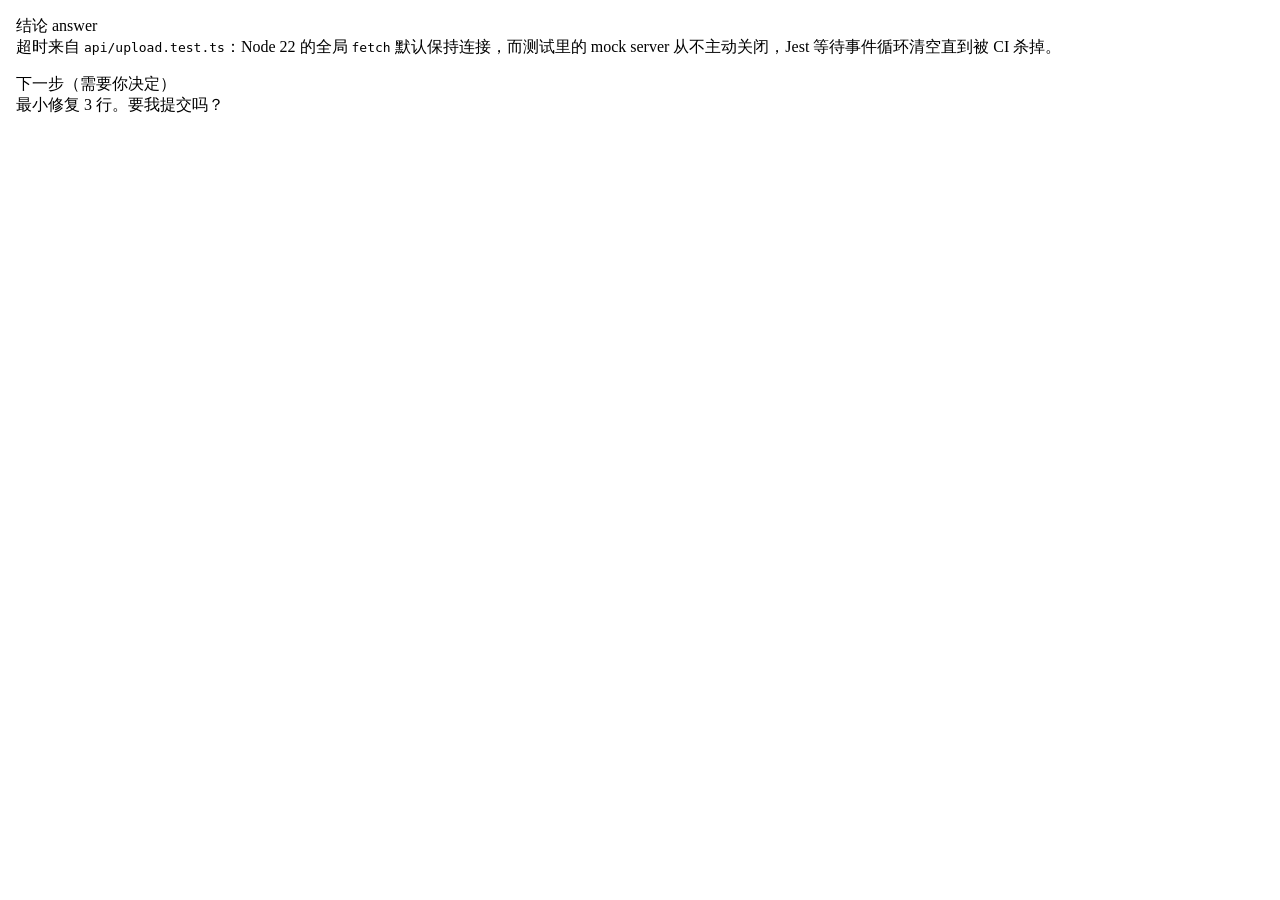
<file: agent-chat-readability/design-system/project/components/AnswerBlock/preview.html>
<!-- @dsCard group="消息块" height=200 subtitle="结论框：每条消息最多一个" -->
<!doctype html><html><head><meta charset="utf-8"><style>body{margin:0;padding:16px;background:var(--bg);color:var(--text);font-family:var(--font-sans);font-size:var(--fs-md);font-weight:var(--fw-body);line-height:var(--lh-body)}</style></head><body><svg width="0" height="0" style="position:absolute" aria-hidden="true"><defs><symbol id="i-pending" viewBox="0 0 12 12"><circle cx="6" cy="6" r="4.5" fill="none" stroke="currentColor" stroke-width="1.5"/></symbol><symbol id="i-running" viewBox="0 0 12 12"><circle cx="6" cy="6" r="4.5" fill="none" stroke="currentColor" stroke-width="1.5" opacity=".25"/><path d="M6 1.5a4.5 4.5 0 0 1 4.5 4.5" fill="none" stroke="currentColor" stroke-width="1.8" stroke-linecap="round"/></symbol><symbol id="i-done" viewBox="0 0 12 12"><circle cx="6" cy="6" r="5" fill="currentColor"/><path d="M3.6 6.2l1.7 1.6 3.2-3.4" fill="none" style="stroke:var(--bg)" stroke-width="1.5" stroke-linecap="round" stroke-linejoin="round"/></symbol><symbol id="i-failed" viewBox="0 0 12 12"><circle cx="6" cy="6" r="5" fill="currentColor"/><path d="M4 4l4 4M8 4l-4 4" style="stroke:var(--bg)" stroke-width="1.5" stroke-linecap="round"/></symbol><symbol id="i-waiting" viewBox="0 0 12 12"><circle cx="6" cy="6" r="4.5" fill="none" stroke="currentColor" stroke-width="1.5"/><path d="M6 3.3V6l1.9 1.3" fill="none" stroke="currentColor" stroke-width="1.5" stroke-linecap="round"/></symbol><symbol id="i-skipped" viewBox="0 0 12 12"><circle cx="6" cy="6" r="4.5" fill="none" stroke="currentColor" stroke-width="1.5"/><path d="M3.5 6h5" stroke="currentColor" stroke-width="1.5" stroke-linecap="round"/></symbol><symbol id="i-chev" viewBox="0 0 12 12"><path d="M4 2.5L7.5 6 4 9.5" fill="none" stroke="currentColor" stroke-width="1.5" stroke-linecap="round" stroke-linejoin="round"/></symbol><symbol id="i-info" viewBox="0 0 18 18"><circle cx="9" cy="9" r="7" fill="none" stroke="currentColor" stroke-width="1.5"/><path d="M9 8v4.5M9 5.5v.5" stroke="currentColor" stroke-width="1.6" stroke-linecap="round"/></symbol><symbol id="i-warn" viewBox="0 0 18 18"><path d="M9 2.5l7 12.5H2z" fill="none" stroke="currentColor" stroke-width="1.5" stroke-linejoin="round"/><path d="M9 7v3.5M9 13v.5" stroke="currentColor" stroke-width="1.6" stroke-linecap="round"/></symbol><symbol id="i-err" viewBox="0 0 18 18"><rect x="2.5" y="2.5" width="13" height="13" rx="3" fill="none" stroke="currentColor" stroke-width="1.5"/><path d="M6.5 6.5l5 5M11.5 6.5l-5 5" stroke="currentColor" stroke-width="1.6" stroke-linecap="round"/></symbol><symbol id="i-ok" viewBox="0 0 18 18"><circle cx="9" cy="9" r="7" fill="none" stroke="currentColor" stroke-width="1.5"/><path d="M5.8 9.3l2.3 2.2 4.2-4.6" fill="none" stroke="currentColor" stroke-width="1.6" stroke-linecap="round" stroke-linejoin="round"/></symbol></defs></svg>
<div class="prose" style="max-width:var(--measure)">
  <div class="answer"><div class="k">结论 <span class="px">answer</span></div>超时来自 <code>api/upload.test.ts</code>：Node 22 的全局 <code>fetch</code> 默认保持连接，而测试里的 mock server 从不主动关闭，Jest 等待事件循环清空直到被 CI 杀掉。</div>
  <div class="next" style="margin-top:16px"><div class="k">下一步（需要你决定）</div>最小修复 3 行。要我提交吗？</div>
</div>
</body></html>
</file>
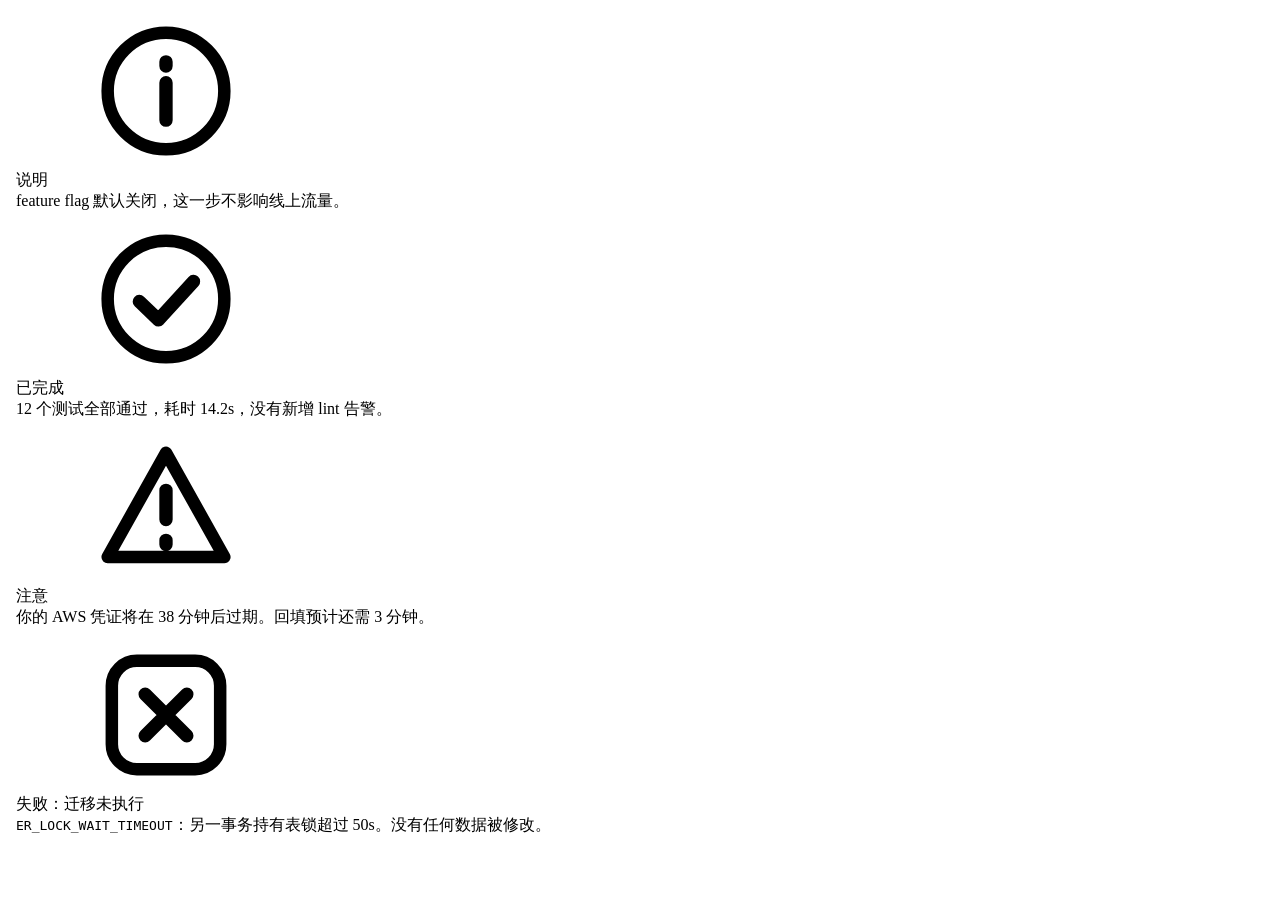
<file: agent-chat-readability/design-system/project/components/Callout/preview.html>
<!-- @dsCard group="消息块" height=330 subtitle="四种语义提示框" -->
<!doctype html><html><head><meta charset="utf-8"><style>body{margin:0;padding:16px;background:var(--bg);color:var(--text);font-family:var(--font-sans);font-size:var(--fs-md);font-weight:var(--fw-body);line-height:var(--lh-body)}</style></head><body><svg width="0" height="0" style="position:absolute" aria-hidden="true"><defs><symbol id="i-pending" viewBox="0 0 12 12"><circle cx="6" cy="6" r="4.5" fill="none" stroke="currentColor" stroke-width="1.5"/></symbol><symbol id="i-running" viewBox="0 0 12 12"><circle cx="6" cy="6" r="4.5" fill="none" stroke="currentColor" stroke-width="1.5" opacity=".25"/><path d="M6 1.5a4.5 4.5 0 0 1 4.5 4.5" fill="none" stroke="currentColor" stroke-width="1.8" stroke-linecap="round"/></symbol><symbol id="i-done" viewBox="0 0 12 12"><circle cx="6" cy="6" r="5" fill="currentColor"/><path d="M3.6 6.2l1.7 1.6 3.2-3.4" fill="none" style="stroke:var(--bg)" stroke-width="1.5" stroke-linecap="round" stroke-linejoin="round"/></symbol><symbol id="i-failed" viewBox="0 0 12 12"><circle cx="6" cy="6" r="5" fill="currentColor"/><path d="M4 4l4 4M8 4l-4 4" style="stroke:var(--bg)" stroke-width="1.5" stroke-linecap="round"/></symbol><symbol id="i-waiting" viewBox="0 0 12 12"><circle cx="6" cy="6" r="4.5" fill="none" stroke="currentColor" stroke-width="1.5"/><path d="M6 3.3V6l1.9 1.3" fill="none" stroke="currentColor" stroke-width="1.5" stroke-linecap="round"/></symbol><symbol id="i-skipped" viewBox="0 0 12 12"><circle cx="6" cy="6" r="4.5" fill="none" stroke="currentColor" stroke-width="1.5"/><path d="M3.5 6h5" stroke="currentColor" stroke-width="1.5" stroke-linecap="round"/></symbol><symbol id="i-chev" viewBox="0 0 12 12"><path d="M4 2.5L7.5 6 4 9.5" fill="none" stroke="currentColor" stroke-width="1.5" stroke-linecap="round" stroke-linejoin="round"/></symbol><symbol id="i-info" viewBox="0 0 18 18"><circle cx="9" cy="9" r="7" fill="none" stroke="currentColor" stroke-width="1.5"/><path d="M9 8v4.5M9 5.5v.5" stroke="currentColor" stroke-width="1.6" stroke-linecap="round"/></symbol><symbol id="i-warn" viewBox="0 0 18 18"><path d="M9 2.5l7 12.5H2z" fill="none" stroke="currentColor" stroke-width="1.5" stroke-linejoin="round"/><path d="M9 7v3.5M9 13v.5" stroke="currentColor" stroke-width="1.6" stroke-linecap="round"/></symbol><symbol id="i-err" viewBox="0 0 18 18"><rect x="2.5" y="2.5" width="13" height="13" rx="3" fill="none" stroke="currentColor" stroke-width="1.5"/><path d="M6.5 6.5l5 5M11.5 6.5l-5 5" stroke="currentColor" stroke-width="1.6" stroke-linecap="round"/></symbol><symbol id="i-ok" viewBox="0 0 18 18"><circle cx="9" cy="9" r="7" fill="none" stroke="currentColor" stroke-width="1.5"/><path d="M5.8 9.3l2.3 2.2 4.2-4.6" fill="none" stroke="currentColor" stroke-width="1.6" stroke-linecap="round" stroke-linejoin="round"/></symbol></defs></svg>
<div style="max-width:var(--measure);display:grid;gap:12px">
<div class="callout info"><svg class="ic"><use href="#i-info"/></svg><div><div class="t">说明</div>feature flag 默认关闭，这一步不影响线上流量。</div></div>
<div class="callout ok"><svg class="ic"><use href="#i-ok"/></svg><div><div class="t">已完成</div>12 个测试全部通过，耗时 14.2s，没有新增 lint 告警。</div></div>
<div class="callout warn"><svg class="ic"><use href="#i-warn"/></svg><div><div class="t">注意</div>你的 AWS 凭证将在 38 分钟后过期。回填预计还需 3 分钟。</div></div>
<div class="callout err"><svg class="ic"><use href="#i-err"/></svg><div><div class="t">失败：迁移未执行</div><code>ER_LOCK_WAIT_TIMEOUT</code>：另一事务持有表锁超过 50s。没有任何数据被修改。</div></div>
</div>
</body></html>
</file>
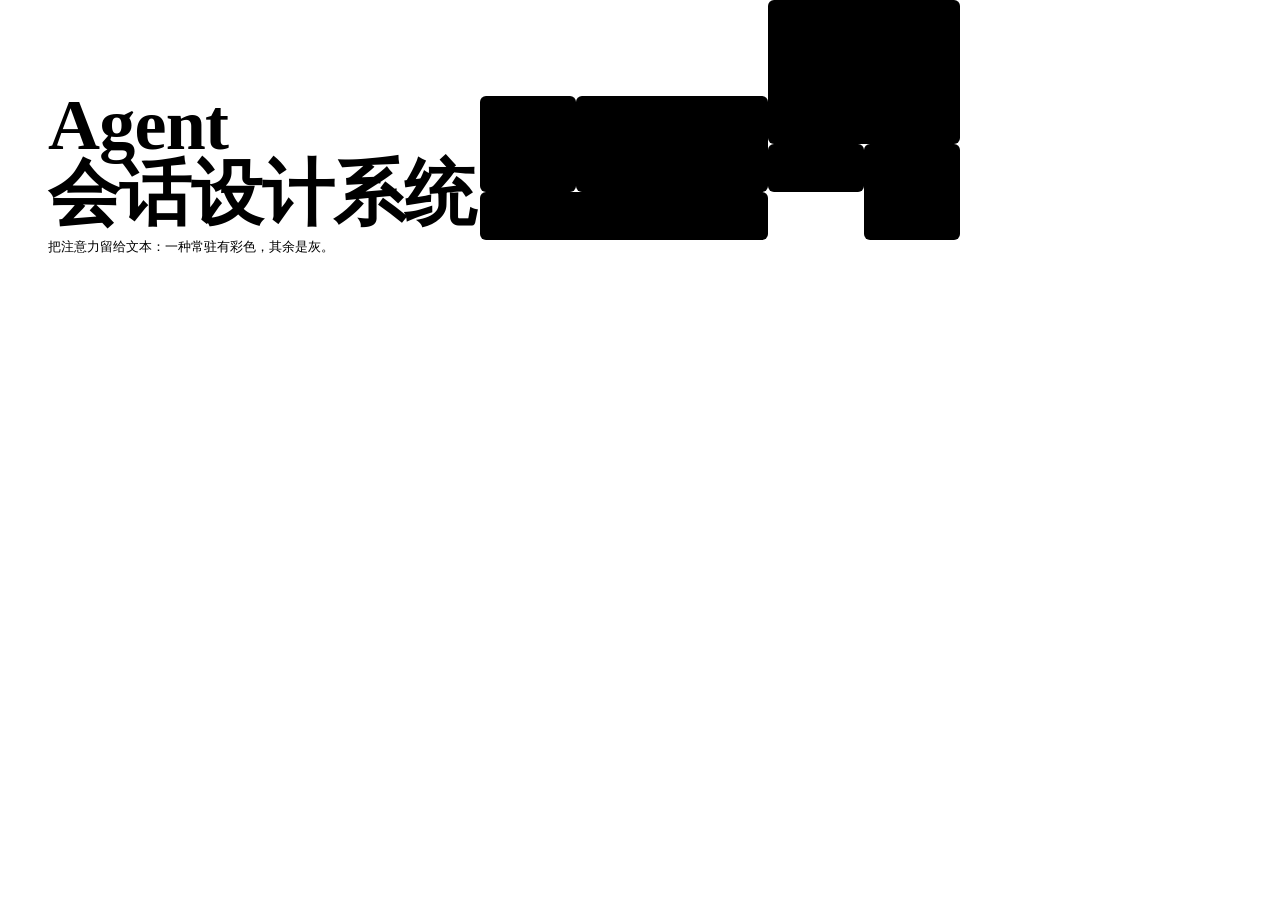
<file: agent-chat-readability/design-system/project/components/Cover/preview.html>
<!-- @dsCard height=288 -->
<!doctype html><html><head><meta charset="utf-8">
<style>
body{margin:0;background:var(--bg);color:var(--text);font-family:var(--font-sans);width:960px;height:288px;position:relative;overflow:hidden}
.name{position:absolute;left:48px;bottom:60px;width:440px;font-size:72px;line-height:.95;font-weight:600;letter-spacing:-.01em;color:var(--text)}
.tag{position:absolute;left:48px;bottom:32px;width:440px;font-size:13px;line-height:1.4;color:var(--text-3)}
svg{position:absolute;left:0;top:0}
.ink{fill:var(--text)} .acc{fill:var(--accent)} .accbg{fill:var(--accent-bg)} .s2{fill:var(--surface-3)} .s1{fill:var(--surface-2)}
.tile{rx:6px} .dot{fill:var(--text-4)}
</style></head><body>
<!--
  derivation
  blocks: text (ink) 192×144 · accent 96×96 · accent-bg 192×96 · surface-3 96×48 · surface-2 288×48 —— 边长为 space-4 的倍数（48/96/192/288）
  arrangement: 右半区 x≥480 的 flush 模块网格，深色 ink 块压住右上角并出血顶边；中性为主、一块灰紫为唯一有彩色，和 UI 的色彩预算一致
  pattern: 精确 / 技术 / 像素字体 / 4px 基数 → 一个 dot grid，间距 space-4 (16px)，24×4 个点落在 accent-bg 块上，被 ink 块裁掉一角
  scales: space-4=16 · tile rx = radius-sm 6px · 点半径 1.5px
-->
<svg width="960" height="288" viewBox="0 0 960 288" aria-hidden="true">
  <rect class="s1" x="480" y="192" width="288" height="48" rx="6"/>
  <rect class="accbg tile" x="576" y="96" width="192" height="96"/>
  <g id="dots" class="dot"></g>
  <rect class="ink tile" x="768" y="0" width="192" height="144"/>
  <rect class="acc tile" x="480" y="96" width="96" height="96"/>
  <rect class="s2 tile" x="768" y="144" width="96" height="48"/>
  <rect class="s1 tile" x="864" y="144" width="96" height="96"/>
</svg>
<div class="name">Agent<br>会话设计系统</div>
<div class="tag">把注意力留给文本：一种常驻有彩色，其余是灰。</div>
<script>
(function(){const g=document.getElementById('dots');const NS='http://www.w3.org/2000/svg';for(let r=0;r<5;r++)for(let c=0;c<11;c++){const x=592+c*16,y=112+r*16;const d=document.createElementNS(NS,'circle');d.setAttribute('cx',x);d.setAttribute('cy',y);d.setAttribute('r',1.5);g.appendChild(d)}})();
</script>
</body></html>
</file>
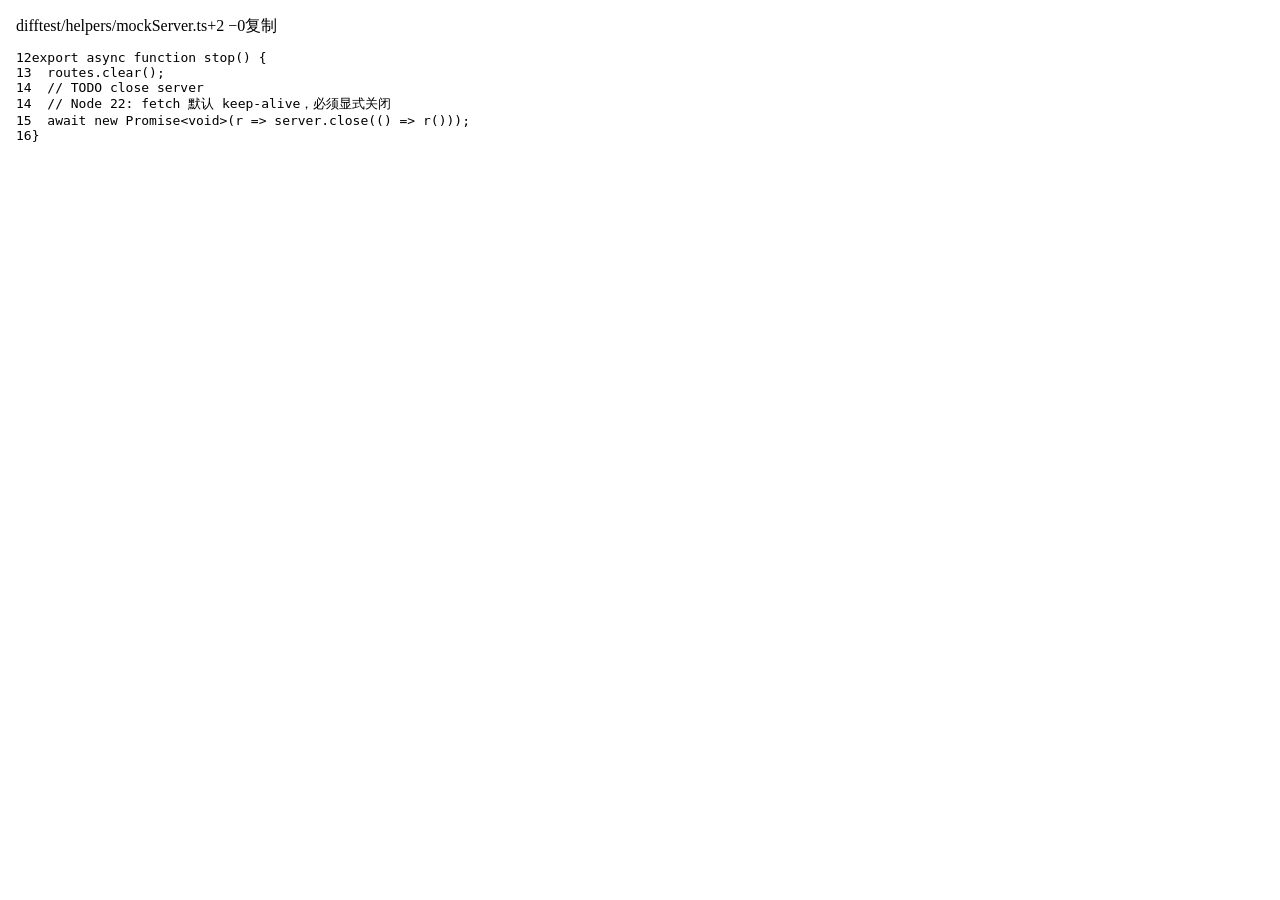
<file: agent-chat-readability/design-system/project/components/DiffBlock/preview.html>
<!-- @dsCard group="代码" height=220 subtitle="底色 + 行首符号 + 行号颜色 三重标记" -->
<!doctype html><html><head><meta charset="utf-8"><style>body{margin:0;padding:16px;background:var(--bg);color:var(--text);font-family:var(--font-sans);font-size:var(--fs-md);font-weight:var(--fw-body);line-height:var(--lh-body)}</style></head><body><svg width="0" height="0" style="position:absolute" aria-hidden="true"><defs><symbol id="i-pending" viewBox="0 0 12 12"><circle cx="6" cy="6" r="4.5" fill="none" stroke="currentColor" stroke-width="1.5"/></symbol><symbol id="i-running" viewBox="0 0 12 12"><circle cx="6" cy="6" r="4.5" fill="none" stroke="currentColor" stroke-width="1.5" opacity=".25"/><path d="M6 1.5a4.5 4.5 0 0 1 4.5 4.5" fill="none" stroke="currentColor" stroke-width="1.8" stroke-linecap="round"/></symbol><symbol id="i-done" viewBox="0 0 12 12"><circle cx="6" cy="6" r="5" fill="currentColor"/><path d="M3.6 6.2l1.7 1.6 3.2-3.4" fill="none" style="stroke:var(--bg)" stroke-width="1.5" stroke-linecap="round" stroke-linejoin="round"/></symbol><symbol id="i-failed" viewBox="0 0 12 12"><circle cx="6" cy="6" r="5" fill="currentColor"/><path d="M4 4l4 4M8 4l-4 4" style="stroke:var(--bg)" stroke-width="1.5" stroke-linecap="round"/></symbol><symbol id="i-waiting" viewBox="0 0 12 12"><circle cx="6" cy="6" r="4.5" fill="none" stroke="currentColor" stroke-width="1.5"/><path d="M6 3.3V6l1.9 1.3" fill="none" stroke="currentColor" stroke-width="1.5" stroke-linecap="round"/></symbol><symbol id="i-skipped" viewBox="0 0 12 12"><circle cx="6" cy="6" r="4.5" fill="none" stroke="currentColor" stroke-width="1.5"/><path d="M3.5 6h5" stroke="currentColor" stroke-width="1.5" stroke-linecap="round"/></symbol><symbol id="i-chev" viewBox="0 0 12 12"><path d="M4 2.5L7.5 6 4 9.5" fill="none" stroke="currentColor" stroke-width="1.5" stroke-linecap="round" stroke-linejoin="round"/></symbol><symbol id="i-info" viewBox="0 0 18 18"><circle cx="9" cy="9" r="7" fill="none" stroke="currentColor" stroke-width="1.5"/><path d="M9 8v4.5M9 5.5v.5" stroke="currentColor" stroke-width="1.6" stroke-linecap="round"/></symbol><symbol id="i-warn" viewBox="0 0 18 18"><path d="M9 2.5l7 12.5H2z" fill="none" stroke="currentColor" stroke-width="1.5" stroke-linejoin="round"/><path d="M9 7v3.5M9 13v.5" stroke="currentColor" stroke-width="1.6" stroke-linecap="round"/></symbol><symbol id="i-err" viewBox="0 0 18 18"><rect x="2.5" y="2.5" width="13" height="13" rx="3" fill="none" stroke="currentColor" stroke-width="1.5"/><path d="M6.5 6.5l5 5M11.5 6.5l-5 5" stroke="currentColor" stroke-width="1.6" stroke-linecap="round"/></symbol><symbol id="i-ok" viewBox="0 0 18 18"><circle cx="9" cy="9" r="7" fill="none" stroke="currentColor" stroke-width="1.5"/><path d="M5.8 9.3l2.3 2.2 4.2-4.6" fill="none" stroke="currentColor" stroke-width="1.6" stroke-linecap="round" stroke-linejoin="round"/></symbol></defs></svg>
<div class="codeblock diff" style="max-width:var(--measure)">
  <div class="hd"><span class="lang">diff</span><span>test/helpers/mockServer.ts</span><span class="act"><span>+2 −0</span><span>复制</span></span></div>
  <pre><div class="ln ctx"><span>12</span><span><span class="kw">export</span> <span class="kw">async</span> <span class="kw">function</span> stop() {</span></div><div class="ln ctx"><span>13</span><span>  routes.clear();</span></div><div class="ln del"><span>14</span><span>  <span class="cm">// TODO close server</span></span></div><div class="ln add"><span>14</span><span>  <span class="cm">// Node 22: fetch 默认 keep-alive，必须显式关闭</span></span></div><div class="ln add"><span>15</span><span>  <span class="kw">await</span> <span class="kw">new</span> Promise&lt;<span class="kw">void</span>&gt;(r =&gt; server.close(() =&gt; r()));</span></div><div class="ln ctx"><span>16</span><span>}</span></div></pre>
</div>
</body></html>
</file>
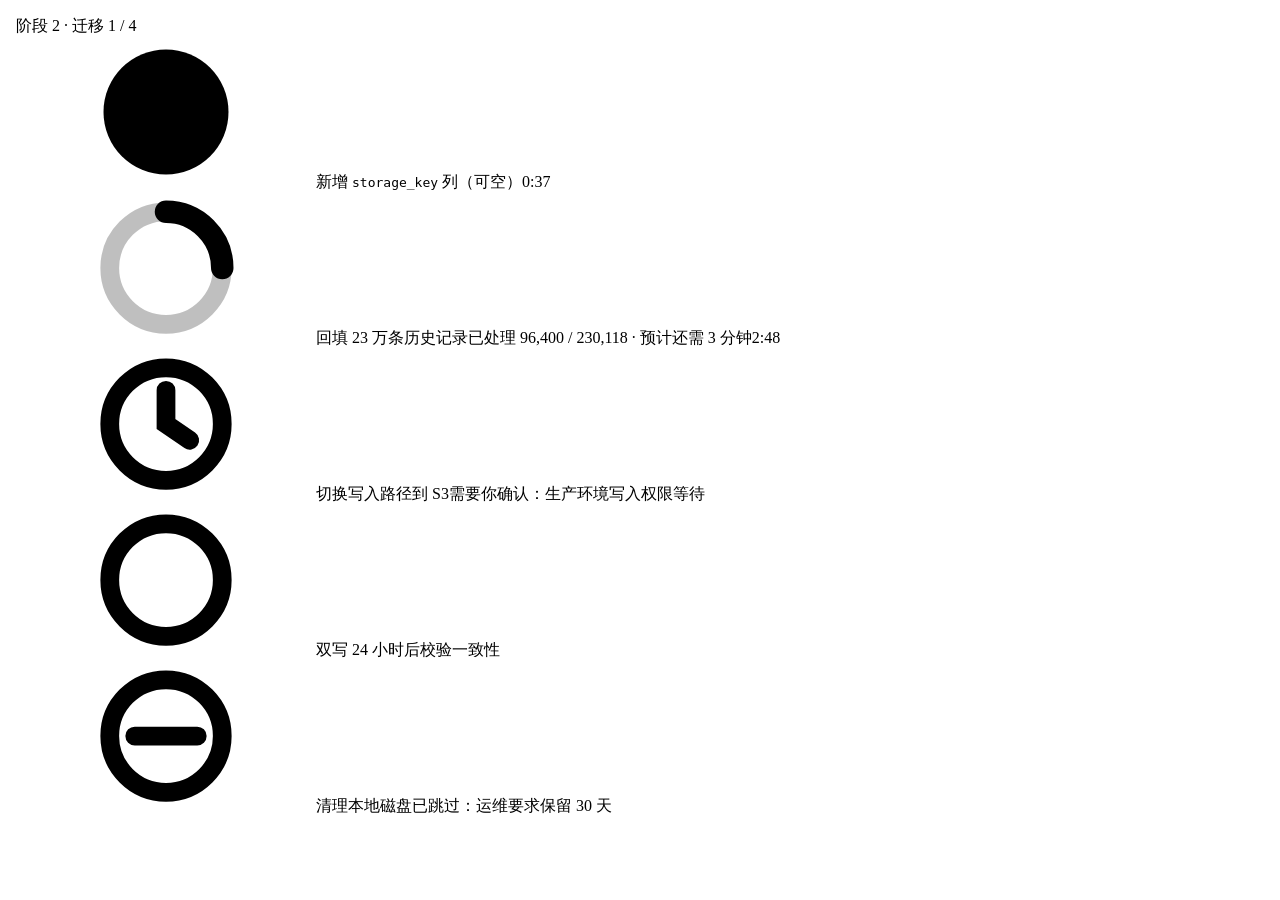
<file: agent-chat-readability/design-system/project/components/PlanList/preview.html>
<!-- @dsCard group="过程" height=300 subtitle="过去变灰、现在高亮、未来只有轮廓" -->
<!doctype html><html><head><meta charset="utf-8"><style>body{margin:0;padding:16px;background:var(--bg);color:var(--text);font-family:var(--font-sans);font-size:var(--fs-md);font-weight:var(--fw-body);line-height:var(--lh-body)}</style></head><body><svg width="0" height="0" style="position:absolute" aria-hidden="true"><defs><symbol id="i-pending" viewBox="0 0 12 12"><circle cx="6" cy="6" r="4.5" fill="none" stroke="currentColor" stroke-width="1.5"/></symbol><symbol id="i-running" viewBox="0 0 12 12"><circle cx="6" cy="6" r="4.5" fill="none" stroke="currentColor" stroke-width="1.5" opacity=".25"/><path d="M6 1.5a4.5 4.5 0 0 1 4.5 4.5" fill="none" stroke="currentColor" stroke-width="1.8" stroke-linecap="round"/></symbol><symbol id="i-done" viewBox="0 0 12 12"><circle cx="6" cy="6" r="5" fill="currentColor"/><path d="M3.6 6.2l1.7 1.6 3.2-3.4" fill="none" style="stroke:var(--bg)" stroke-width="1.5" stroke-linecap="round" stroke-linejoin="round"/></symbol><symbol id="i-failed" viewBox="0 0 12 12"><circle cx="6" cy="6" r="5" fill="currentColor"/><path d="M4 4l4 4M8 4l-4 4" style="stroke:var(--bg)" stroke-width="1.5" stroke-linecap="round"/></symbol><symbol id="i-waiting" viewBox="0 0 12 12"><circle cx="6" cy="6" r="4.5" fill="none" stroke="currentColor" stroke-width="1.5"/><path d="M6 3.3V6l1.9 1.3" fill="none" stroke="currentColor" stroke-width="1.5" stroke-linecap="round"/></symbol><symbol id="i-skipped" viewBox="0 0 12 12"><circle cx="6" cy="6" r="4.5" fill="none" stroke="currentColor" stroke-width="1.5"/><path d="M3.5 6h5" stroke="currentColor" stroke-width="1.5" stroke-linecap="round"/></symbol><symbol id="i-chev" viewBox="0 0 12 12"><path d="M4 2.5L7.5 6 4 9.5" fill="none" stroke="currentColor" stroke-width="1.5" stroke-linecap="round" stroke-linejoin="round"/></symbol><symbol id="i-info" viewBox="0 0 18 18"><circle cx="9" cy="9" r="7" fill="none" stroke="currentColor" stroke-width="1.5"/><path d="M9 8v4.5M9 5.5v.5" stroke="currentColor" stroke-width="1.6" stroke-linecap="round"/></symbol><symbol id="i-warn" viewBox="0 0 18 18"><path d="M9 2.5l7 12.5H2z" fill="none" stroke="currentColor" stroke-width="1.5" stroke-linejoin="round"/><path d="M9 7v3.5M9 13v.5" stroke="currentColor" stroke-width="1.6" stroke-linecap="round"/></symbol><symbol id="i-err" viewBox="0 0 18 18"><rect x="2.5" y="2.5" width="13" height="13" rx="3" fill="none" stroke="currentColor" stroke-width="1.5"/><path d="M6.5 6.5l5 5M11.5 6.5l-5 5" stroke="currentColor" stroke-width="1.6" stroke-linecap="round"/></symbol><symbol id="i-ok" viewBox="0 0 18 18"><circle cx="9" cy="9" r="7" fill="none" stroke="currentColor" stroke-width="1.5"/><path d="M5.8 9.3l2.3 2.2 4.2-4.6" fill="none" stroke="currentColor" stroke-width="1.6" stroke-linecap="round" stroke-linejoin="round"/></symbol></defs></svg>
<div class="plan" style="max-width:var(--measure)">
  <div class="bar"><i style="width:42%"></i></div>
  <div class="ph">阶段 2 · 迁移 <span class="n">1 / 4</span></div>
  <div class="it done"><span class="dot st done"><svg><use href="#i-done"/></svg></span><span class="label">新增 <code>storage_key</code> 列（可空）</span><span class="right">0:37</span></div>
  <div class="it running"><span class="dot st running"><svg><use href="#i-running"/></svg></span><span class="label">回填 23 万条历史记录<span class="sub">已处理 96,400 / 230,118 · 预计还需 3 分钟</span></span><span class="right">2:48</span></div>
  <div class="it waiting"><span class="dot st waiting"><svg><use href="#i-waiting"/></svg></span><span class="label">切换写入路径到 S3<span class="sub">需要你确认：生产环境写入权限</span></span><span class="right">等待</span></div>
  <div class="it pending"><span class="dot st pending"><svg><use href="#i-pending"/></svg></span><span class="label">双写 24 小时后校验一致性</span><span class="right"></span></div>
  <div class="it skipped"><span class="dot st skipped"><svg><use href="#i-skipped"/></svg></span><span class="label muted">清理本地磁盘<span class="sub">已跳过：运维要求保留 30 天</span></span><span class="right"></span></div>
</div>
</body></html>
</file>
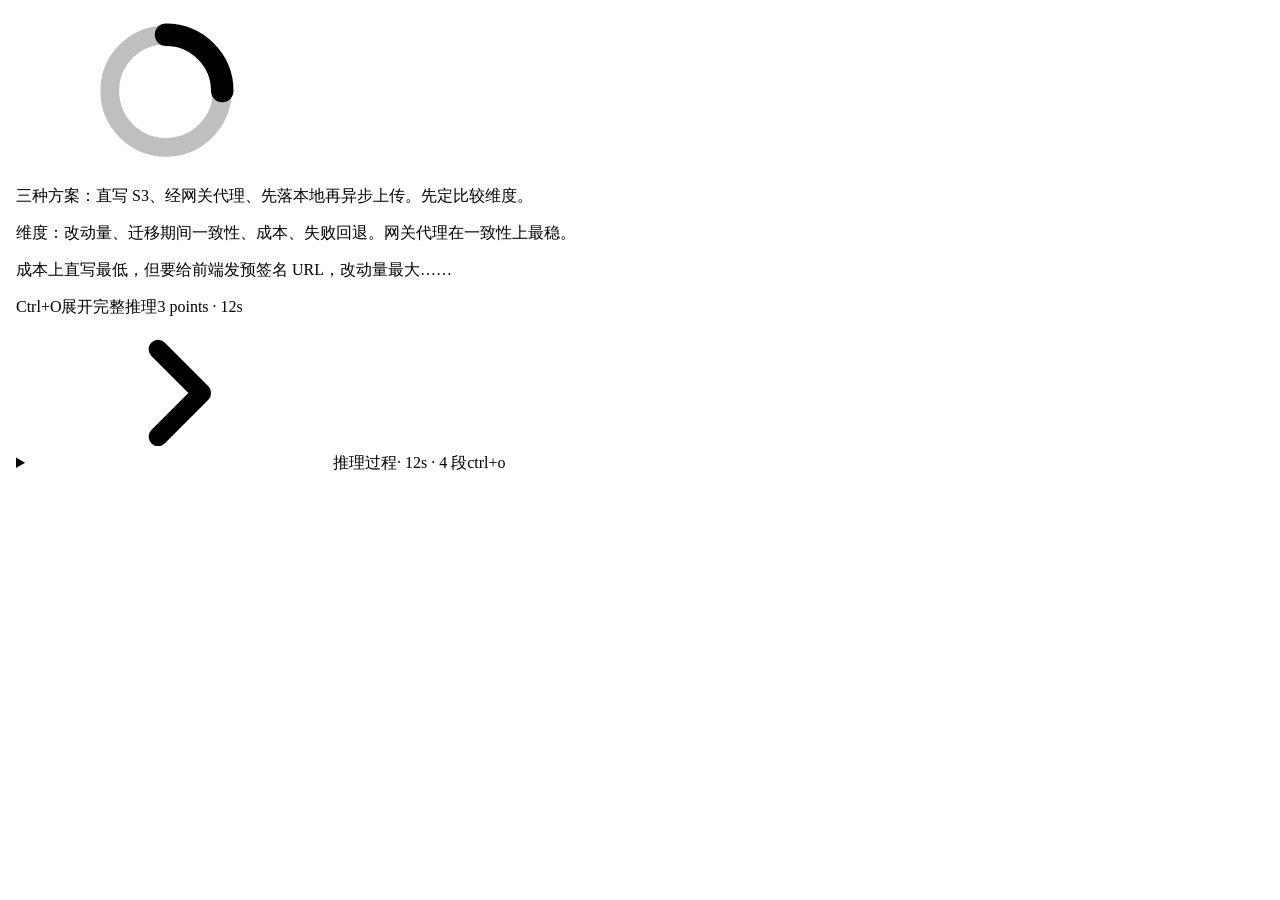
<file: agent-chat-readability/design-system/project/components/ReasoningSummary/preview.html>
<!-- @dsCard group="过程" height=170 subtitle="推理进行中的 3 行摘要 + Ctrl+O" -->
<!doctype html><html><head><meta charset="utf-8"><style>body{margin:0;padding:16px;background:var(--bg);color:var(--text);font-family:var(--font-sans);font-size:var(--fs-md);font-weight:var(--fw-body);line-height:var(--lh-body)}</style></head><body><svg width="0" height="0" style="position:absolute" aria-hidden="true"><defs><symbol id="i-pending" viewBox="0 0 12 12"><circle cx="6" cy="6" r="4.5" fill="none" stroke="currentColor" stroke-width="1.5"/></symbol><symbol id="i-running" viewBox="0 0 12 12"><circle cx="6" cy="6" r="4.5" fill="none" stroke="currentColor" stroke-width="1.5" opacity=".25"/><path d="M6 1.5a4.5 4.5 0 0 1 4.5 4.5" fill="none" stroke="currentColor" stroke-width="1.8" stroke-linecap="round"/></symbol><symbol id="i-done" viewBox="0 0 12 12"><circle cx="6" cy="6" r="5" fill="currentColor"/><path d="M3.6 6.2l1.7 1.6 3.2-3.4" fill="none" style="stroke:var(--bg)" stroke-width="1.5" stroke-linecap="round" stroke-linejoin="round"/></symbol><symbol id="i-failed" viewBox="0 0 12 12"><circle cx="6" cy="6" r="5" fill="currentColor"/><path d="M4 4l4 4M8 4l-4 4" style="stroke:var(--bg)" stroke-width="1.5" stroke-linecap="round"/></symbol><symbol id="i-waiting" viewBox="0 0 12 12"><circle cx="6" cy="6" r="4.5" fill="none" stroke="currentColor" stroke-width="1.5"/><path d="M6 3.3V6l1.9 1.3" fill="none" stroke="currentColor" stroke-width="1.5" stroke-linecap="round"/></symbol><symbol id="i-skipped" viewBox="0 0 12 12"><circle cx="6" cy="6" r="4.5" fill="none" stroke="currentColor" stroke-width="1.5"/><path d="M3.5 6h5" stroke="currentColor" stroke-width="1.5" stroke-linecap="round"/></symbol><symbol id="i-chev" viewBox="0 0 12 12"><path d="M4 2.5L7.5 6 4 9.5" fill="none" stroke="currentColor" stroke-width="1.5" stroke-linecap="round" stroke-linejoin="round"/></symbol><symbol id="i-info" viewBox="0 0 18 18"><circle cx="9" cy="9" r="7" fill="none" stroke="currentColor" stroke-width="1.5"/><path d="M9 8v4.5M9 5.5v.5" stroke="currentColor" stroke-width="1.6" stroke-linecap="round"/></symbol><symbol id="i-warn" viewBox="0 0 18 18"><path d="M9 2.5l7 12.5H2z" fill="none" stroke="currentColor" stroke-width="1.5" stroke-linejoin="round"/><path d="M9 7v3.5M9 13v.5" stroke="currentColor" stroke-width="1.6" stroke-linecap="round"/></symbol><symbol id="i-err" viewBox="0 0 18 18"><rect x="2.5" y="2.5" width="13" height="13" rx="3" fill="none" stroke="currentColor" stroke-width="1.5"/><path d="M6.5 6.5l5 5M11.5 6.5l-5 5" stroke="currentColor" stroke-width="1.6" stroke-linecap="round"/></symbol><symbol id="i-ok" viewBox="0 0 18 18"><circle cx="9" cy="9" r="7" fill="none" stroke="currentColor" stroke-width="1.5"/><path d="M5.8 9.3l2.3 2.2 4.2-4.6" fill="none" stroke="currentColor" stroke-width="1.6" stroke-linecap="round" stroke-linejoin="round"/></symbol></defs></svg>
<div style="max-width:var(--measure)">
<div class="reason">
  <span class="dot st running"><svg><use href="#i-running"/></svg></span>
  <div class="lines">
    <p class="old">三种方案：直写 S3、经网关代理、先落本地再异步上传。先定比较维度。</p>
    <p class="old">维度：改动量、迁移期间一致性、成本、失败回退。网关代理在一致性上最稳。</p>
    <p class="cur">成本上直写最低，但要给前端发预签名 URL，改动量最大……<span class="caret"></span></p>
  </div>
  <div class="hint"><span><span class="kbd">Ctrl+O</span>展开完整推理</span><span class="px">3 points · 12s</span></div>
</div>
<details class="thinking"><summary><svg class="chev"><use href="#i-chev"/></svg><span>推理过程</span><span class="muted">· 12s · 4 段</span><span class="px" style="margin-left:auto">ctrl+o</span></summary></details>
</div>
</body></html>
</file>
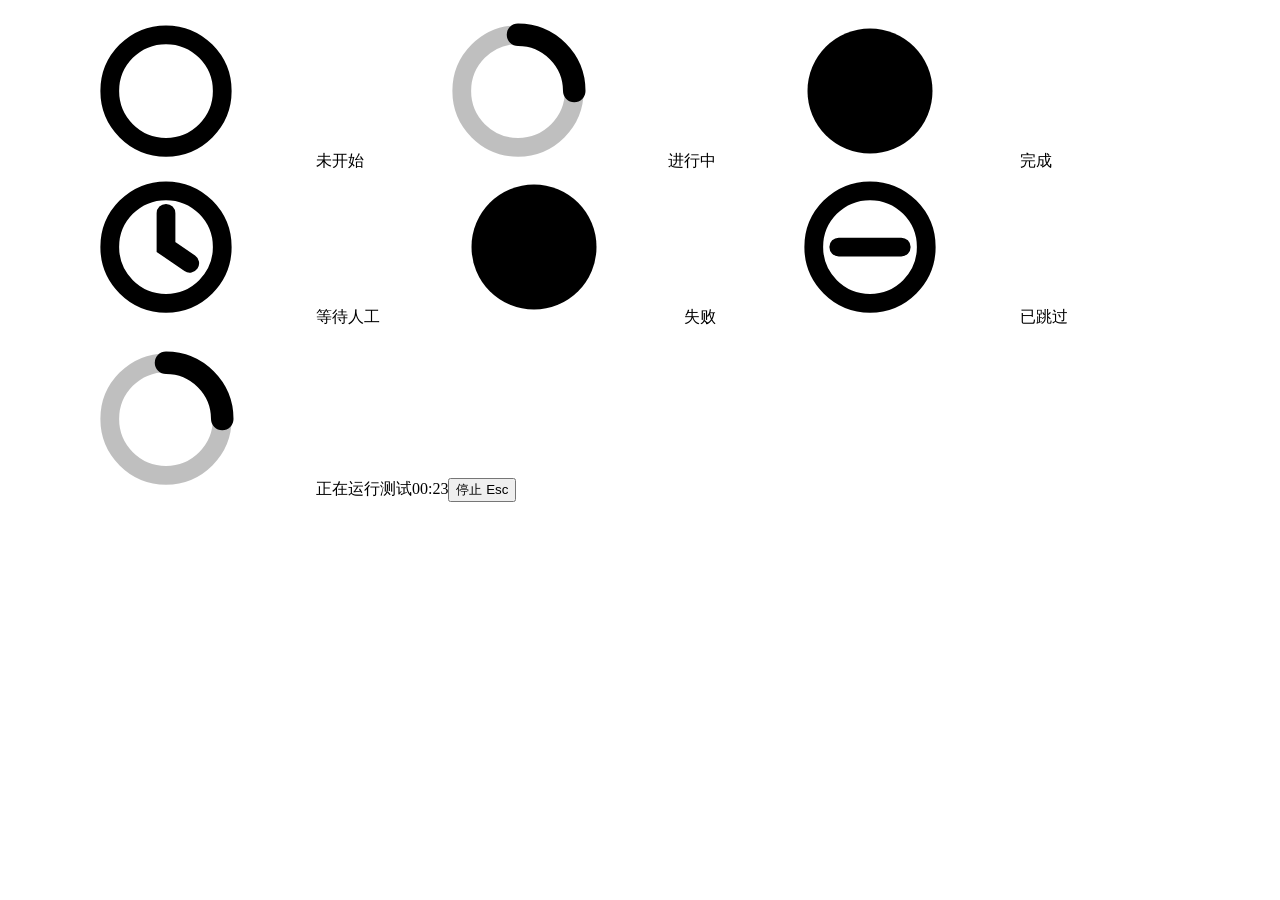
<file: agent-chat-readability/design-system/project/components/StatusChip/preview.html>
<!-- @dsCard group="状态" height=120 subtitle="颜色 + 形状 + 文字三重编码" -->
<!doctype html><html><head><meta charset="utf-8"><style>body{margin:0;padding:16px;background:var(--bg);color:var(--text);font-family:var(--font-sans);font-size:var(--fs-md);font-weight:var(--fw-body);line-height:var(--lh-body)}</style></head><body><svg width="0" height="0" style="position:absolute" aria-hidden="true"><defs><symbol id="i-pending" viewBox="0 0 12 12"><circle cx="6" cy="6" r="4.5" fill="none" stroke="currentColor" stroke-width="1.5"/></symbol><symbol id="i-running" viewBox="0 0 12 12"><circle cx="6" cy="6" r="4.5" fill="none" stroke="currentColor" stroke-width="1.5" opacity=".25"/><path d="M6 1.5a4.5 4.5 0 0 1 4.5 4.5" fill="none" stroke="currentColor" stroke-width="1.8" stroke-linecap="round"/></symbol><symbol id="i-done" viewBox="0 0 12 12"><circle cx="6" cy="6" r="5" fill="currentColor"/><path d="M3.6 6.2l1.7 1.6 3.2-3.4" fill="none" style="stroke:var(--bg)" stroke-width="1.5" stroke-linecap="round" stroke-linejoin="round"/></symbol><symbol id="i-failed" viewBox="0 0 12 12"><circle cx="6" cy="6" r="5" fill="currentColor"/><path d="M4 4l4 4M8 4l-4 4" style="stroke:var(--bg)" stroke-width="1.5" stroke-linecap="round"/></symbol><symbol id="i-waiting" viewBox="0 0 12 12"><circle cx="6" cy="6" r="4.5" fill="none" stroke="currentColor" stroke-width="1.5"/><path d="M6 3.3V6l1.9 1.3" fill="none" stroke="currentColor" stroke-width="1.5" stroke-linecap="round"/></symbol><symbol id="i-skipped" viewBox="0 0 12 12"><circle cx="6" cy="6" r="4.5" fill="none" stroke="currentColor" stroke-width="1.5"/><path d="M3.5 6h5" stroke="currentColor" stroke-width="1.5" stroke-linecap="round"/></symbol><symbol id="i-chev" viewBox="0 0 12 12"><path d="M4 2.5L7.5 6 4 9.5" fill="none" stroke="currentColor" stroke-width="1.5" stroke-linecap="round" stroke-linejoin="round"/></symbol><symbol id="i-info" viewBox="0 0 18 18"><circle cx="9" cy="9" r="7" fill="none" stroke="currentColor" stroke-width="1.5"/><path d="M9 8v4.5M9 5.5v.5" stroke="currentColor" stroke-width="1.6" stroke-linecap="round"/></symbol><symbol id="i-warn" viewBox="0 0 18 18"><path d="M9 2.5l7 12.5H2z" fill="none" stroke="currentColor" stroke-width="1.5" stroke-linejoin="round"/><path d="M9 7v3.5M9 13v.5" stroke="currentColor" stroke-width="1.6" stroke-linecap="round"/></symbol><symbol id="i-err" viewBox="0 0 18 18"><rect x="2.5" y="2.5" width="13" height="13" rx="3" fill="none" stroke="currentColor" stroke-width="1.5"/><path d="M6.5 6.5l5 5M11.5 6.5l-5 5" stroke="currentColor" stroke-width="1.6" stroke-linecap="round"/></symbol><symbol id="i-ok" viewBox="0 0 18 18"><circle cx="9" cy="9" r="7" fill="none" stroke="currentColor" stroke-width="1.5"/><path d="M5.8 9.3l2.3 2.2 4.2-4.6" fill="none" stroke="currentColor" stroke-width="1.6" stroke-linecap="round" stroke-linejoin="round"/></symbol></defs></svg>
<div class="statusrow">
  <span class="st pending"><span class="dot"><svg><use href="#i-pending"/></svg></span>未开始</span>
  <span class="st running"><span class="dot"><svg><use href="#i-running"/></svg></span>进行中</span>
  <span class="st done"><span class="dot"><svg><use href="#i-done"/></svg></span>完成</span>
  <span class="st waiting"><span class="dot"><svg><use href="#i-waiting"/></svg></span>等待人工</span>
  <span class="st failed"><span class="dot"><svg><use href="#i-failed"/></svg></span>失败</span>
  <span class="st skipped"><span class="dot"><svg><use href="#i-skipped"/></svg></span>已跳过</span>
</div>
<div class="status-line" style="margin-top:16px"><span class="st running"><span class="dot"><svg><use href="#i-running"/></svg></span>正在运行测试</span><span class="elapsed">00:23</span><button class="stop" type="button"><i></i>停止 <span class="kbd">Esc</span></button></div>
</body></html>
</file>
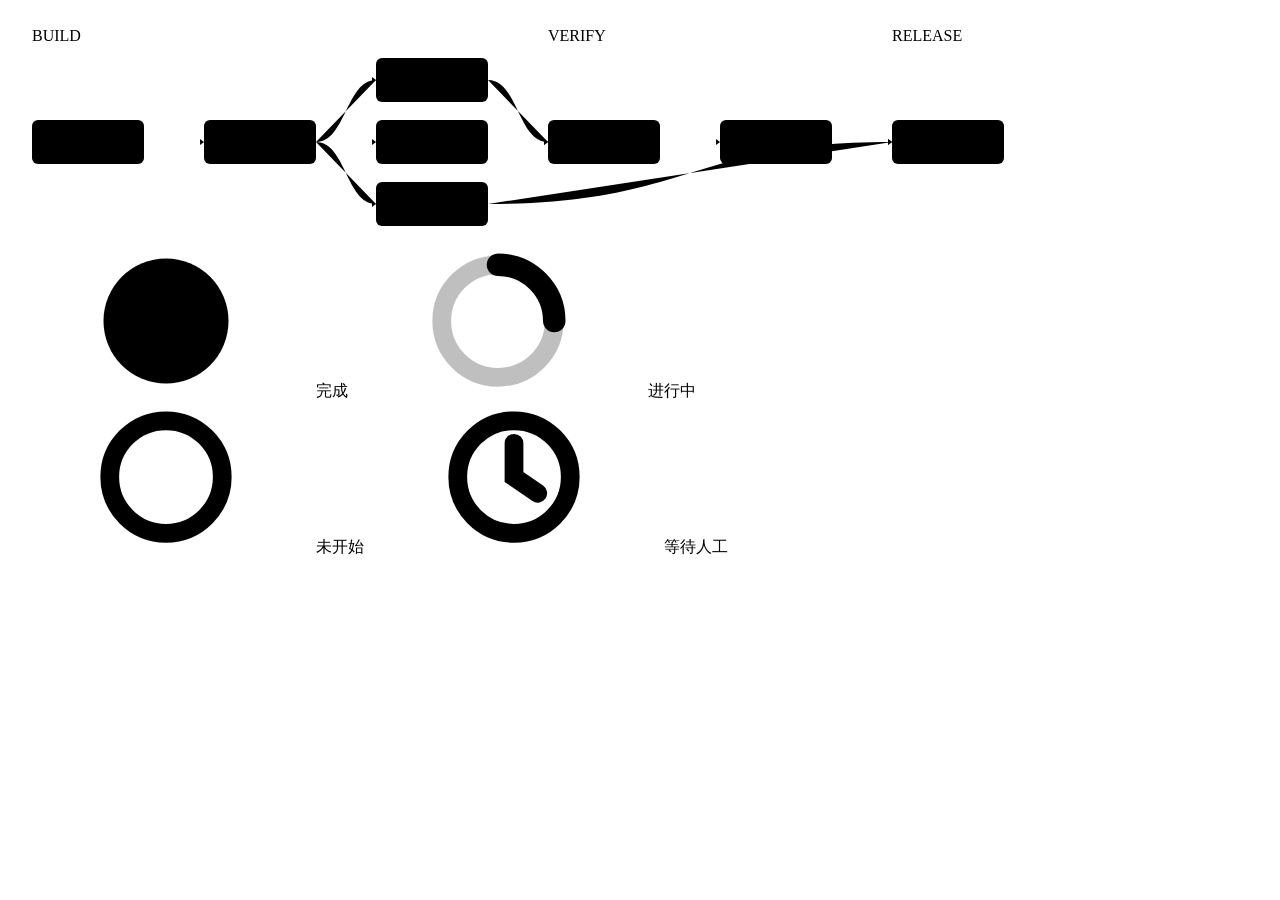
<file: agent-chat-readability/design-system/project/components/TaskGraph/preview.html>
<!-- @dsCard group="图" height=300 subtitle="单色 DAG：唯一的颜色是当前路径" -->
<!doctype html><html><head><meta charset="utf-8"><style>body{margin:0;padding:16px;background:var(--bg);color:var(--text);font-family:var(--font-sans);font-size:var(--fs-md);font-weight:var(--fw-body);line-height:var(--lh-body)}</style></head><body><svg width="0" height="0" style="position:absolute" aria-hidden="true"><defs><symbol id="i-pending" viewBox="0 0 12 12"><circle cx="6" cy="6" r="4.5" fill="none" stroke="currentColor" stroke-width="1.5"/></symbol><symbol id="i-running" viewBox="0 0 12 12"><circle cx="6" cy="6" r="4.5" fill="none" stroke="currentColor" stroke-width="1.5" opacity=".25"/><path d="M6 1.5a4.5 4.5 0 0 1 4.5 4.5" fill="none" stroke="currentColor" stroke-width="1.8" stroke-linecap="round"/></symbol><symbol id="i-done" viewBox="0 0 12 12"><circle cx="6" cy="6" r="5" fill="currentColor"/><path d="M3.6 6.2l1.7 1.6 3.2-3.4" fill="none" style="stroke:var(--bg)" stroke-width="1.5" stroke-linecap="round" stroke-linejoin="round"/></symbol><symbol id="i-failed" viewBox="0 0 12 12"><circle cx="6" cy="6" r="5" fill="currentColor"/><path d="M4 4l4 4M8 4l-4 4" style="stroke:var(--bg)" stroke-width="1.5" stroke-linecap="round"/></symbol><symbol id="i-waiting" viewBox="0 0 12 12"><circle cx="6" cy="6" r="4.5" fill="none" stroke="currentColor" stroke-width="1.5"/><path d="M6 3.3V6l1.9 1.3" fill="none" stroke="currentColor" stroke-width="1.5" stroke-linecap="round"/></symbol><symbol id="i-skipped" viewBox="0 0 12 12"><circle cx="6" cy="6" r="4.5" fill="none" stroke="currentColor" stroke-width="1.5"/><path d="M3.5 6h5" stroke="currentColor" stroke-width="1.5" stroke-linecap="round"/></symbol><symbol id="i-chev" viewBox="0 0 12 12"><path d="M4 2.5L7.5 6 4 9.5" fill="none" stroke="currentColor" stroke-width="1.5" stroke-linecap="round" stroke-linejoin="round"/></symbol><symbol id="i-info" viewBox="0 0 18 18"><circle cx="9" cy="9" r="7" fill="none" stroke="currentColor" stroke-width="1.5"/><path d="M9 8v4.5M9 5.5v.5" stroke="currentColor" stroke-width="1.6" stroke-linecap="round"/></symbol><symbol id="i-warn" viewBox="0 0 18 18"><path d="M9 2.5l7 12.5H2z" fill="none" stroke="currentColor" stroke-width="1.5" stroke-linejoin="round"/><path d="M9 7v3.5M9 13v.5" stroke="currentColor" stroke-width="1.6" stroke-linecap="round"/></symbol><symbol id="i-err" viewBox="0 0 18 18"><rect x="2.5" y="2.5" width="13" height="13" rx="3" fill="none" stroke="currentColor" stroke-width="1.5"/><path d="M6.5 6.5l5 5M11.5 6.5l-5 5" stroke="currentColor" stroke-width="1.6" stroke-linecap="round"/></symbol><symbol id="i-ok" viewBox="0 0 18 18"><circle cx="9" cy="9" r="7" fill="none" stroke="currentColor" stroke-width="1.5"/><path d="M5.8 9.3l2.3 2.2 4.2-4.6" fill="none" stroke="currentColor" stroke-width="1.6" stroke-linecap="round" stroke-linejoin="round"/></symbol></defs></svg>
<div class="graph" id="g" style="max-width:800px"></div>
<script>
(function(){
  const NS='http://www.w3.org/2000/svg';const el=(t,a={},tx)=>{const e=document.createElementNS(NS,t);for(const k in a)e.setAttribute(k,a[k]);if(tx!=null)e.textContent=tx;return e};
  const nodes=[{id:'co',label:'拉取代码',sub:'2s',layer:0,state:'done'},{id:'dep',label:'安装依赖',sub:'41s',layer:1,state:'done'},{id:'unit',label:'单元测试',sub:'1m 12s',layer:2,state:'running'},{id:'img',label:'构建镜像',sub:'58s',layer:2,state:'running'},{id:'lint',label:'Lint',sub:'9s',layer:2,state:'done'},{id:'int',label:'集成测试',layer:3,state:'pending'},{id:'appr',label:'人工审批',layer:4,state:'waiting'},{id:'canary',label:'发布到灰度',layer:5,state:'pending'}];
  const edges=[['co','dep','done'],['dep','unit','active'],['dep','img','active'],['dep','lint','done'],['unit','int','pending'],['img','int','pending'],['lint','canary','pending'],['int','appr','pending'],['appr','canary','pending']];
  const lanes=[['build',0,2],['verify',3,4],['release',5,5]];
  const W=112,H=44,GX=60,GY=18,PAD=16,LANE=26;const byLayer={};nodes.forEach(n=>(byLayer[n.layer]||=[]).push(n));
  const layers=Object.keys(byLayer).map(Number).sort((a,b)=>a-b);const maxRows=Math.max(...layers.map(l=>byLayer[l].length));const totalH=maxRows*H+(maxRows-1)*GY;
  layers.forEach(l=>{const col=byLayer[l];const h=col.length*H+(col.length-1)*GY;col.forEach((n,i)=>{n.x=PAD+l*(W+GX);n.y=PAD+LANE+(totalH-h)/2+i*(H+GY)})});
  const width=PAD*2+layers.length*W+(layers.length-1)*GX,height=PAD*2+LANE+totalH;
  const svg=el('svg',{viewBox:'0 0 '+width+' '+height,width,height,role:'img','aria-label':'任务依赖图'});const map=Object.fromEntries(nodes.map(n=>[n.id,n]));
  edges.forEach(([a,b,st])=>{const A=map[a],B=map[b];const x1=A.x+W,y1=A.y+H/2,x2=B.x,y2=B.y+H/2,c=(x2-x1)/2;svg.appendChild(el('path',{d:'M'+x1+','+y1+' C'+(x1+c)+','+y1+' '+(x2-c)+','+y2+' '+x2+','+y2,class:'g-edge '+st}));svg.appendChild(el('path',{d:'M'+(x2-4)+','+(y2-3)+' L'+x2+','+y2+' L'+(x2-4)+','+(y2+3),class:'g-edge '+st,'stroke-dasharray':'0'}))});
  nodes.forEach(n=>{const g=el('g',{class:'g-node '+n.state,transform:'translate('+n.x+','+n.y+')'});g.appendChild(el('rect',{width:W,height:H,rx:6}));g.appendChild(el('use',{href:'#i-'+n.state,x:10,y:n.sub?10:17,width:11,height:11,class:'ic'}));g.appendChild(el('text',{x:26,y:n.sub?19:26},n.label));if(n.sub)g.appendChild(el('text',{x:12,y:34,class:'sub'},n.sub));svg.appendChild(g)});
  lanes.forEach(([label,from,to])=>{const x=PAD+from*(W+GX),w=(to-from+1)*W+(to-from)*GX;svg.appendChild(el('text',{x,y:PAD+9,class:'g-lane'},label.toUpperCase()));svg.appendChild(el('line',{x1:x,y1:PAD+15,x2:x+w,y2:PAD+15,class:'g-laneline'}))});
  const host=document.getElementById('g');host.appendChild(svg);
  const cap=document.createElement('div');cap.className='cap';cap.innerHTML=['done:完成','running:进行中','pending:未开始','waiting:等待人工'].map(s=>{const[k,t]=s.split(':');return '<span class="st '+k+'"><span class="dot"><svg><use href="#i-'+k+'"/></svg></span>'+t+'</span>'}).join('');host.appendChild(cap);
})();
</script>
</body></html>
</file>
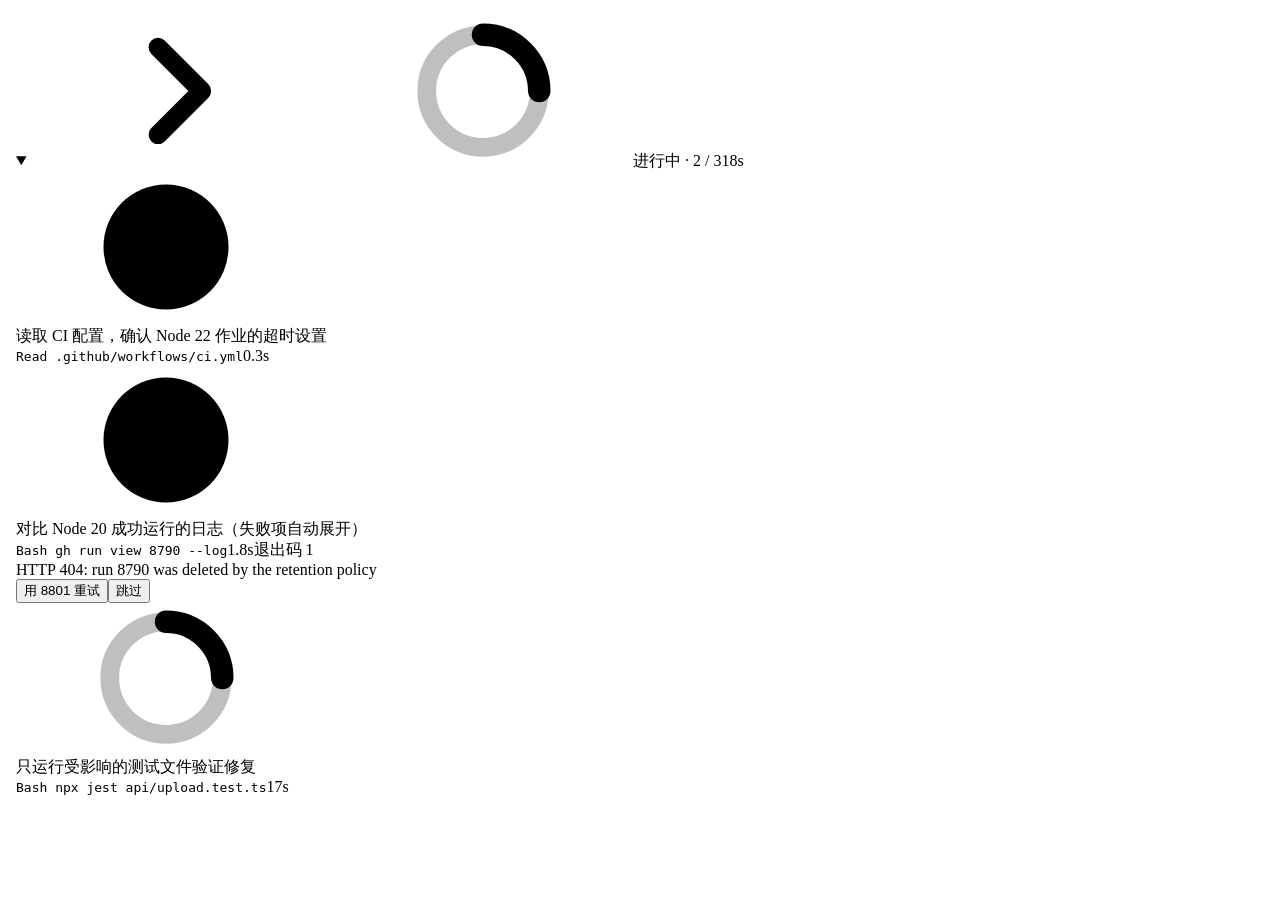
<file: agent-chat-readability/design-system/project/components/ToolCall/preview.html>
<!-- @dsCard group="过程" height=330 subtitle="意图 → 机制 → 输出 三层" -->
<!doctype html><html><head><meta charset="utf-8"><style>body{margin:0;padding:16px;background:var(--bg);color:var(--text);font-family:var(--font-sans);font-size:var(--fs-md);font-weight:var(--fw-body);line-height:var(--lh-body)}</style></head><body><svg width="0" height="0" style="position:absolute" aria-hidden="true"><defs><symbol id="i-pending" viewBox="0 0 12 12"><circle cx="6" cy="6" r="4.5" fill="none" stroke="currentColor" stroke-width="1.5"/></symbol><symbol id="i-running" viewBox="0 0 12 12"><circle cx="6" cy="6" r="4.5" fill="none" stroke="currentColor" stroke-width="1.5" opacity=".25"/><path d="M6 1.5a4.5 4.5 0 0 1 4.5 4.5" fill="none" stroke="currentColor" stroke-width="1.8" stroke-linecap="round"/></symbol><symbol id="i-done" viewBox="0 0 12 12"><circle cx="6" cy="6" r="5" fill="currentColor"/><path d="M3.6 6.2l1.7 1.6 3.2-3.4" fill="none" style="stroke:var(--bg)" stroke-width="1.5" stroke-linecap="round" stroke-linejoin="round"/></symbol><symbol id="i-failed" viewBox="0 0 12 12"><circle cx="6" cy="6" r="5" fill="currentColor"/><path d="M4 4l4 4M8 4l-4 4" style="stroke:var(--bg)" stroke-width="1.5" stroke-linecap="round"/></symbol><symbol id="i-waiting" viewBox="0 0 12 12"><circle cx="6" cy="6" r="4.5" fill="none" stroke="currentColor" stroke-width="1.5"/><path d="M6 3.3V6l1.9 1.3" fill="none" stroke="currentColor" stroke-width="1.5" stroke-linecap="round"/></symbol><symbol id="i-skipped" viewBox="0 0 12 12"><circle cx="6" cy="6" r="4.5" fill="none" stroke="currentColor" stroke-width="1.5"/><path d="M3.5 6h5" stroke="currentColor" stroke-width="1.5" stroke-linecap="round"/></symbol><symbol id="i-chev" viewBox="0 0 12 12"><path d="M4 2.5L7.5 6 4 9.5" fill="none" stroke="currentColor" stroke-width="1.5" stroke-linecap="round" stroke-linejoin="round"/></symbol><symbol id="i-info" viewBox="0 0 18 18"><circle cx="9" cy="9" r="7" fill="none" stroke="currentColor" stroke-width="1.5"/><path d="M9 8v4.5M9 5.5v.5" stroke="currentColor" stroke-width="1.6" stroke-linecap="round"/></symbol><symbol id="i-warn" viewBox="0 0 18 18"><path d="M9 2.5l7 12.5H2z" fill="none" stroke="currentColor" stroke-width="1.5" stroke-linejoin="round"/><path d="M9 7v3.5M9 13v.5" stroke="currentColor" stroke-width="1.6" stroke-linecap="round"/></symbol><symbol id="i-err" viewBox="0 0 18 18"><rect x="2.5" y="2.5" width="13" height="13" rx="3" fill="none" stroke="currentColor" stroke-width="1.5"/><path d="M6.5 6.5l5 5M11.5 6.5l-5 5" stroke="currentColor" stroke-width="1.6" stroke-linecap="round"/></symbol><symbol id="i-ok" viewBox="0 0 18 18"><circle cx="9" cy="9" r="7" fill="none" stroke="currentColor" stroke-width="1.5"/><path d="M5.8 9.3l2.3 2.2 4.2-4.6" fill="none" stroke="currentColor" stroke-width="1.6" stroke-linecap="round" stroke-linejoin="round"/></symbol></defs></svg>
<details class="activity" open style="max-width:var(--measure)">
  <summary><svg class="chev"><use href="#i-chev"/></svg><span class="st running"><span class="dot"><svg><use href="#i-running"/></svg></span>进行中 · 2 / 3</span><span class="meta">18s</span></summary>
  <div class="tool done"><span class="dot st done"><svg><use href="#i-done"/></svg></span><div><div class="intent">读取 CI 配置，确认 Node 22 作业的超时设置</div><div class="call"><code>Read .github/workflows/ci.yml</code><span class="dur">0.3s</span></div></div></div>
  <div class="tool failed"><span class="dot st failed"><svg><use href="#i-failed"/></svg></span><div><div class="intent">对比 Node 20 成功运行的日志（失败项自动展开）</div><div class="call"><code>Bash gh run view 8790 --log</code><span class="dur">1.8s</span><span class="st failed">退出码 1</span></div><div class="result mono">HTTP 404: run 8790 was deleted by the retention policy</div><div class="actions"><button class="btn primary" type="button">用 8801 重试</button><button class="btn" type="button">跳过</button></div></div></div>
  <div class="tool running"><span class="dot st running"><svg><use href="#i-running"/></svg></span><div><div class="intent">只运行受影响的测试文件验证修复</div><div class="call"><code>Bash npx jest api/upload.test.ts</code><span class="dur">17s</span></div></div></div>
</details>
</body></html>
</file>
